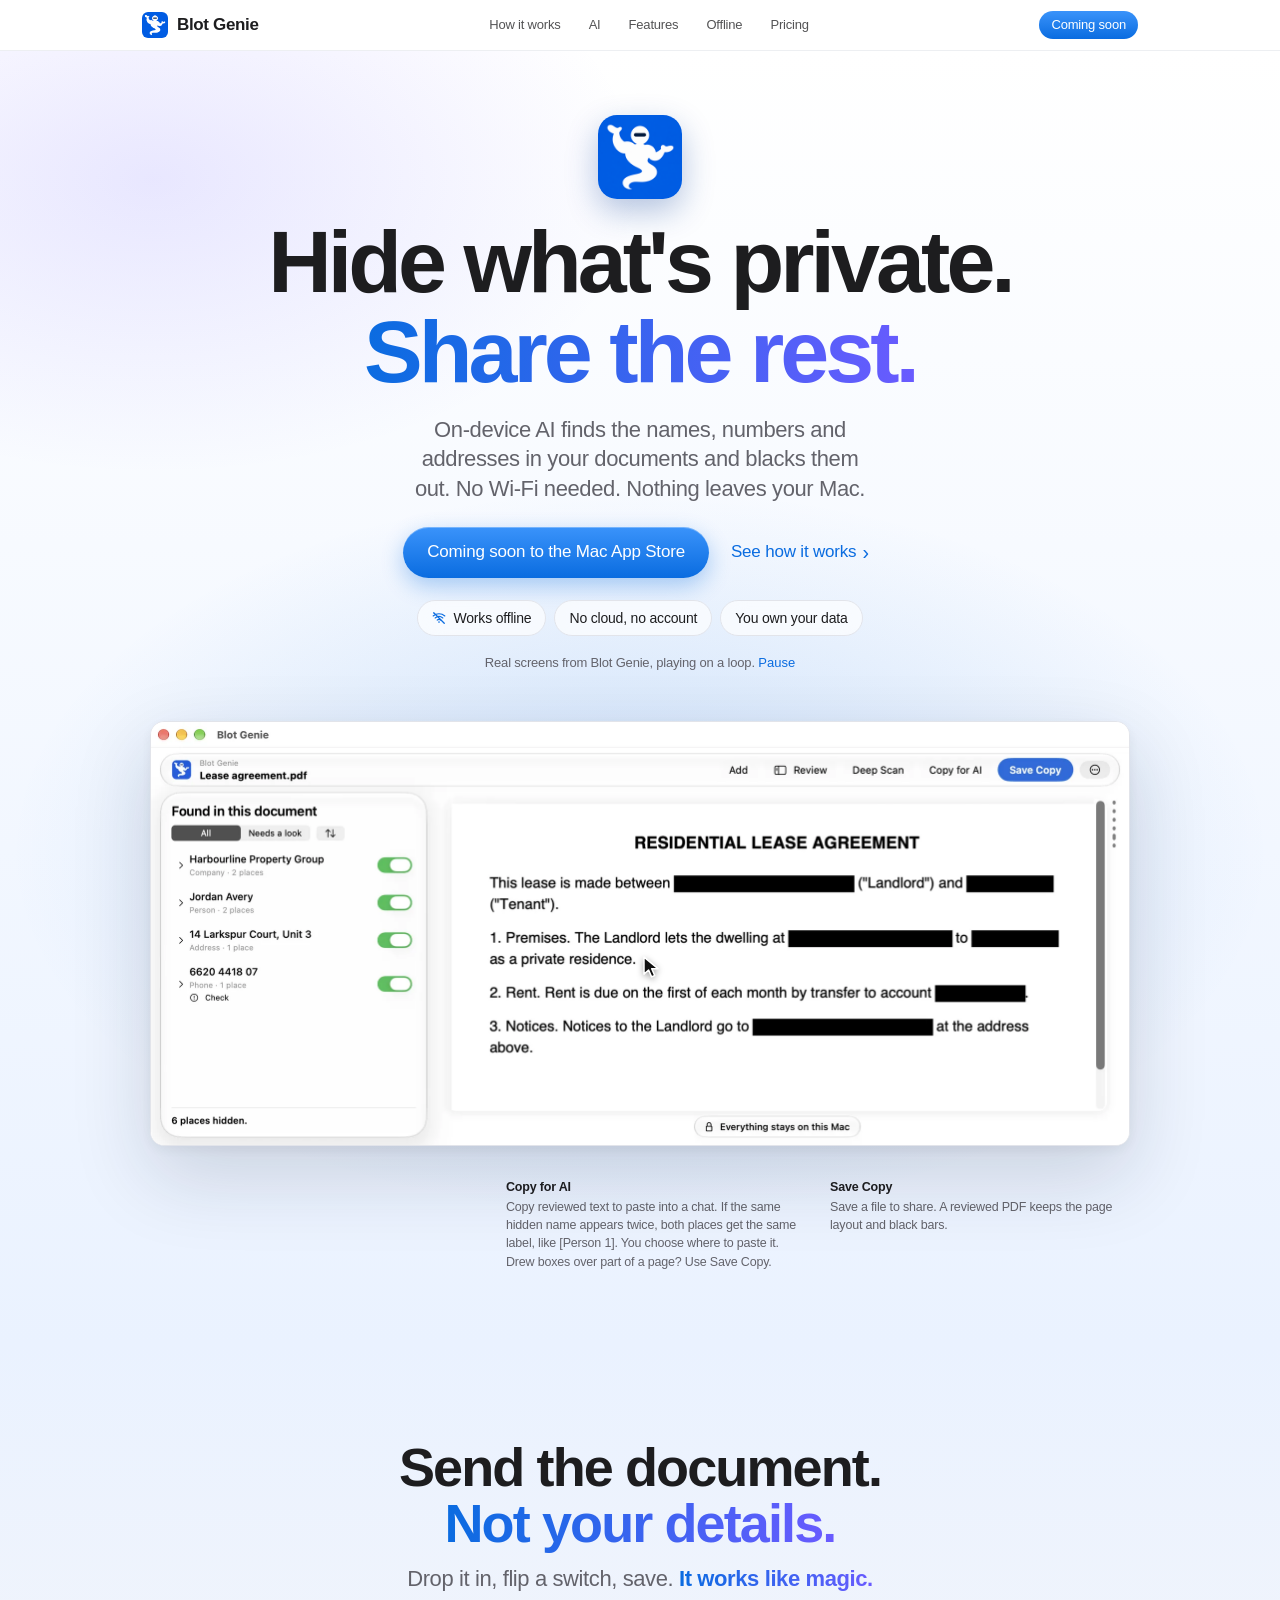
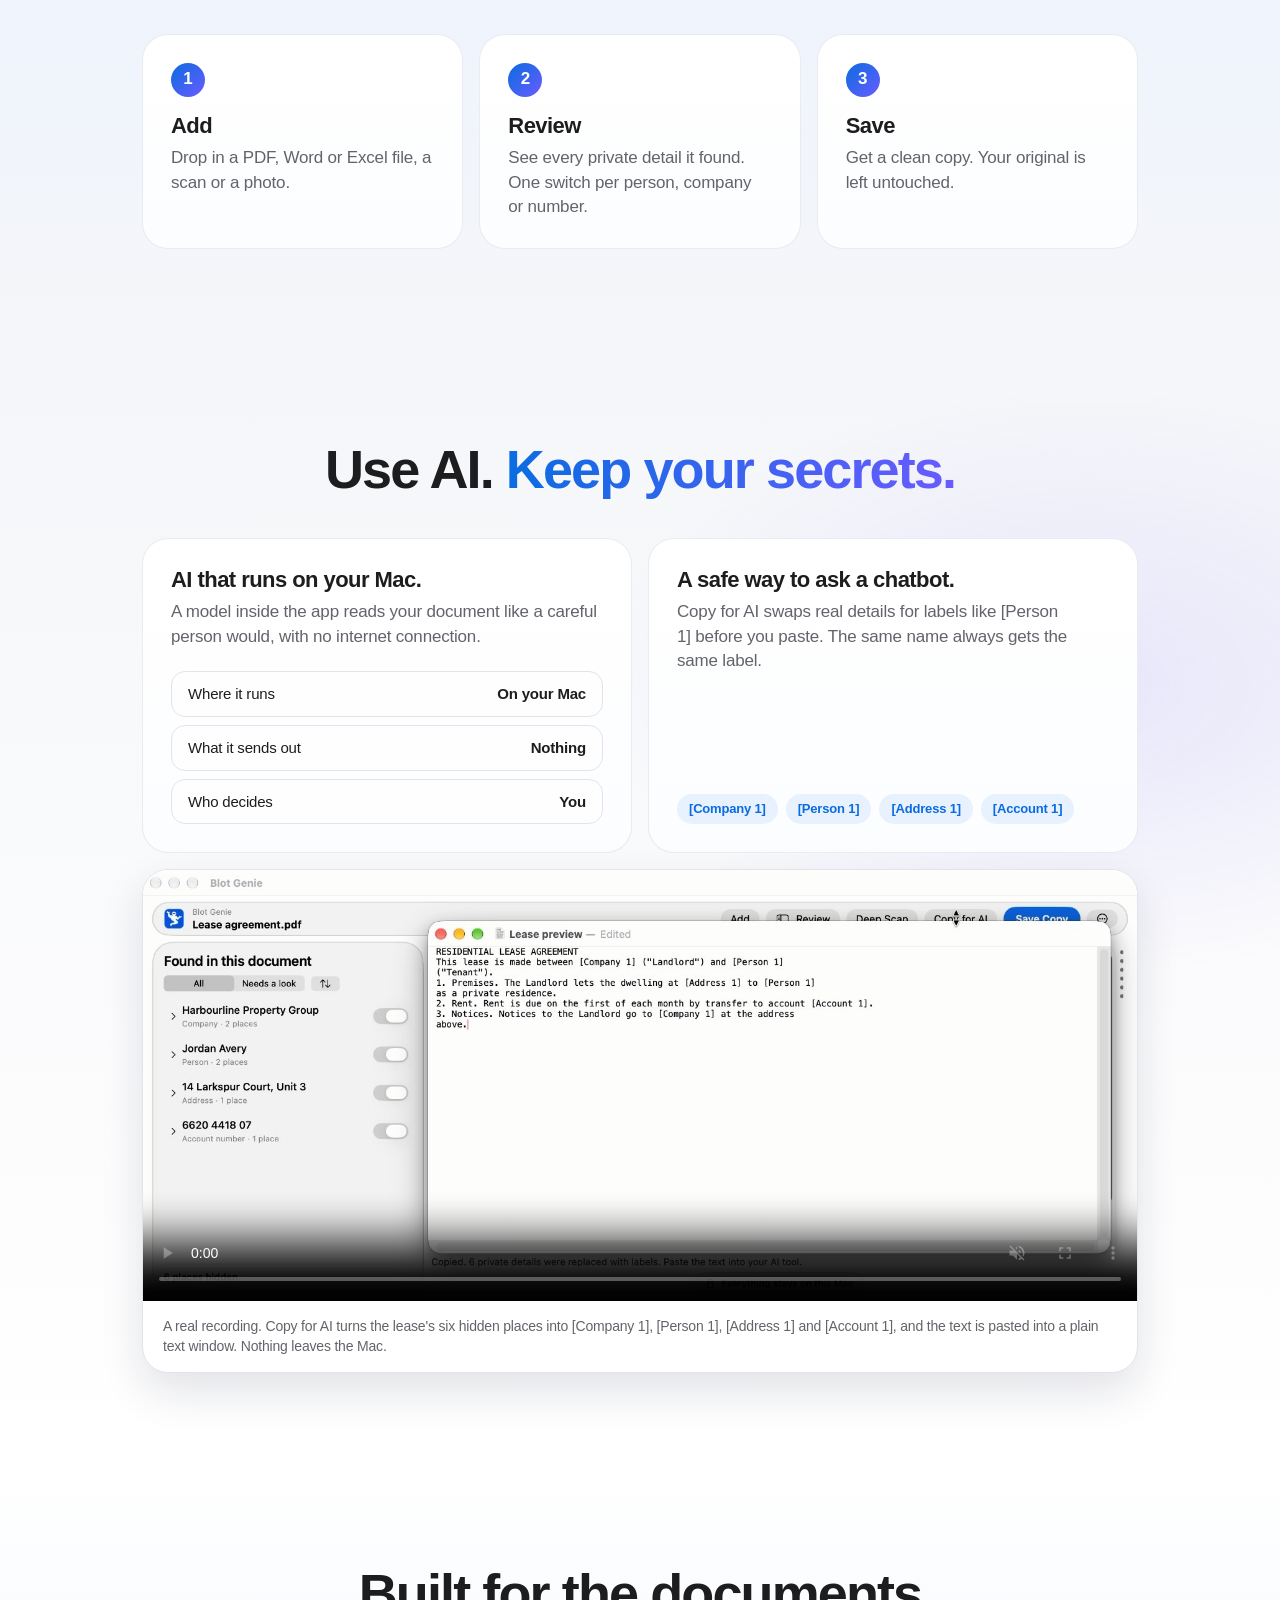
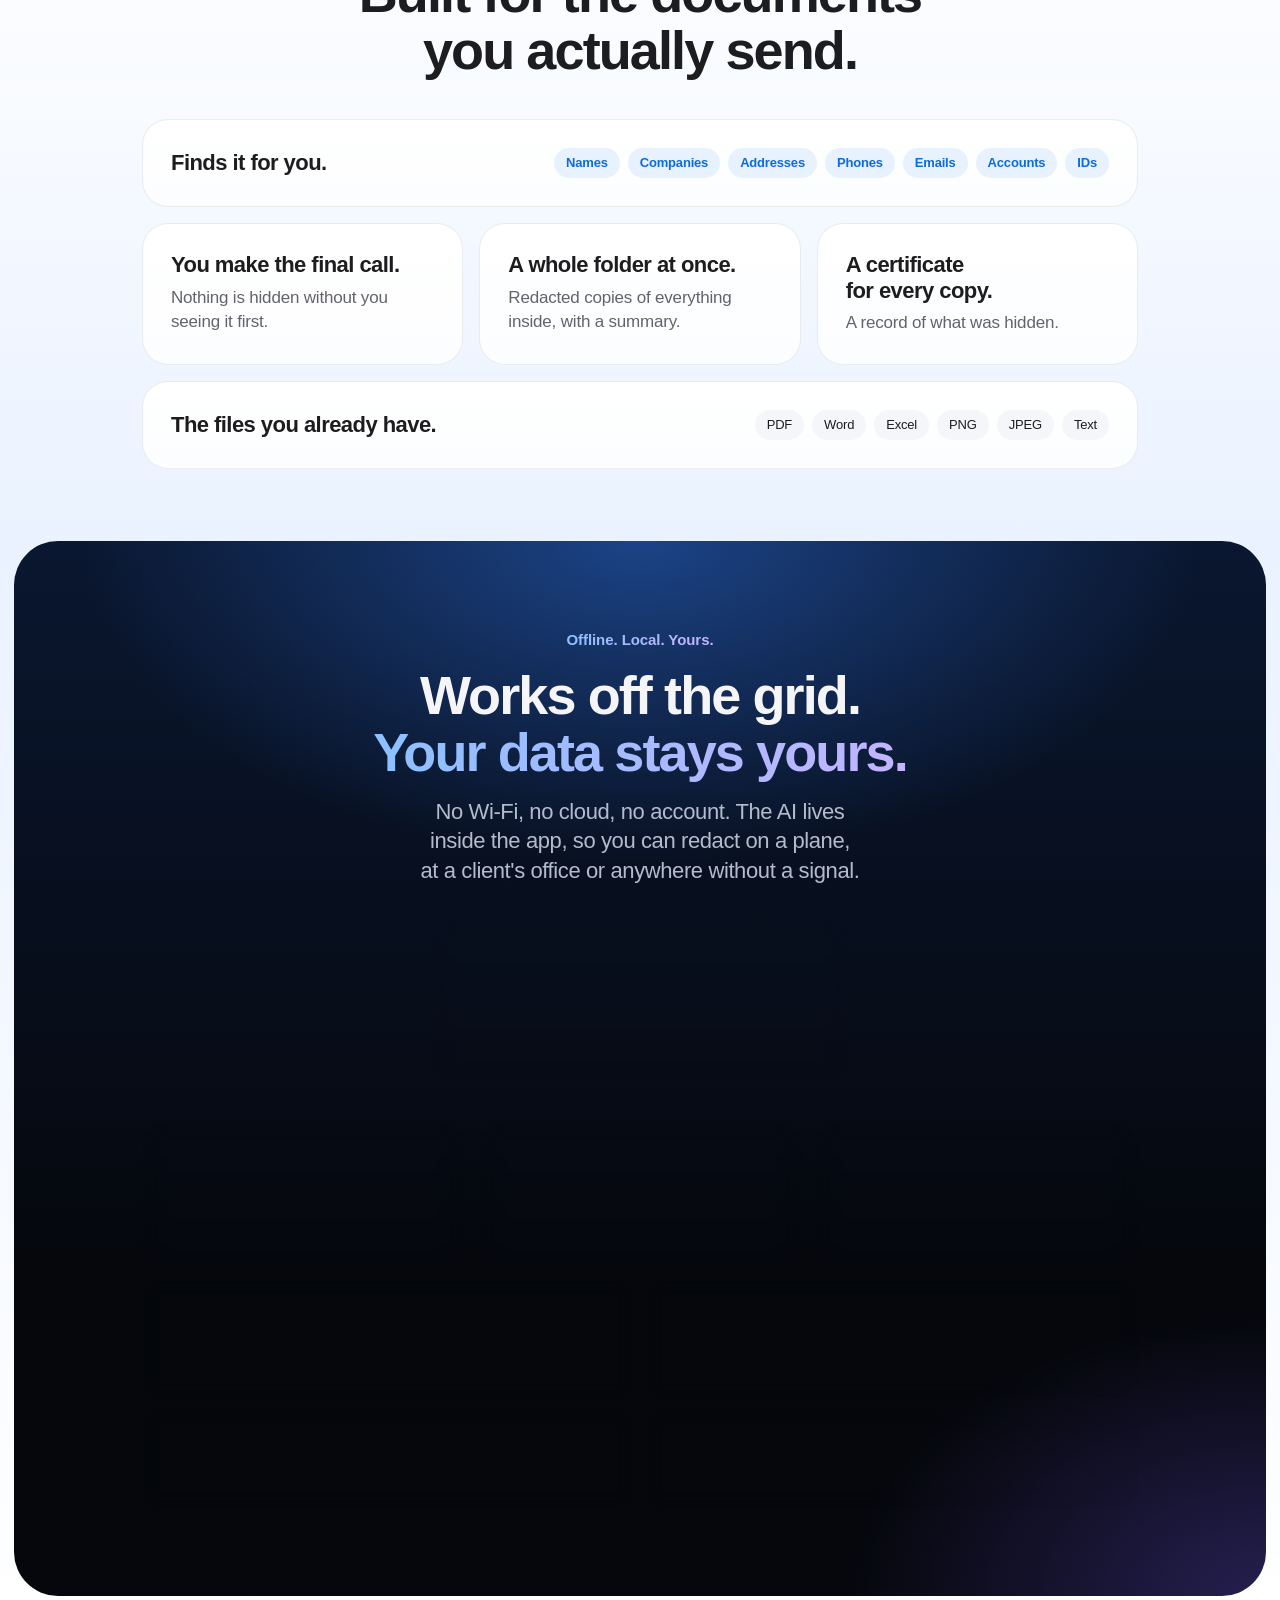
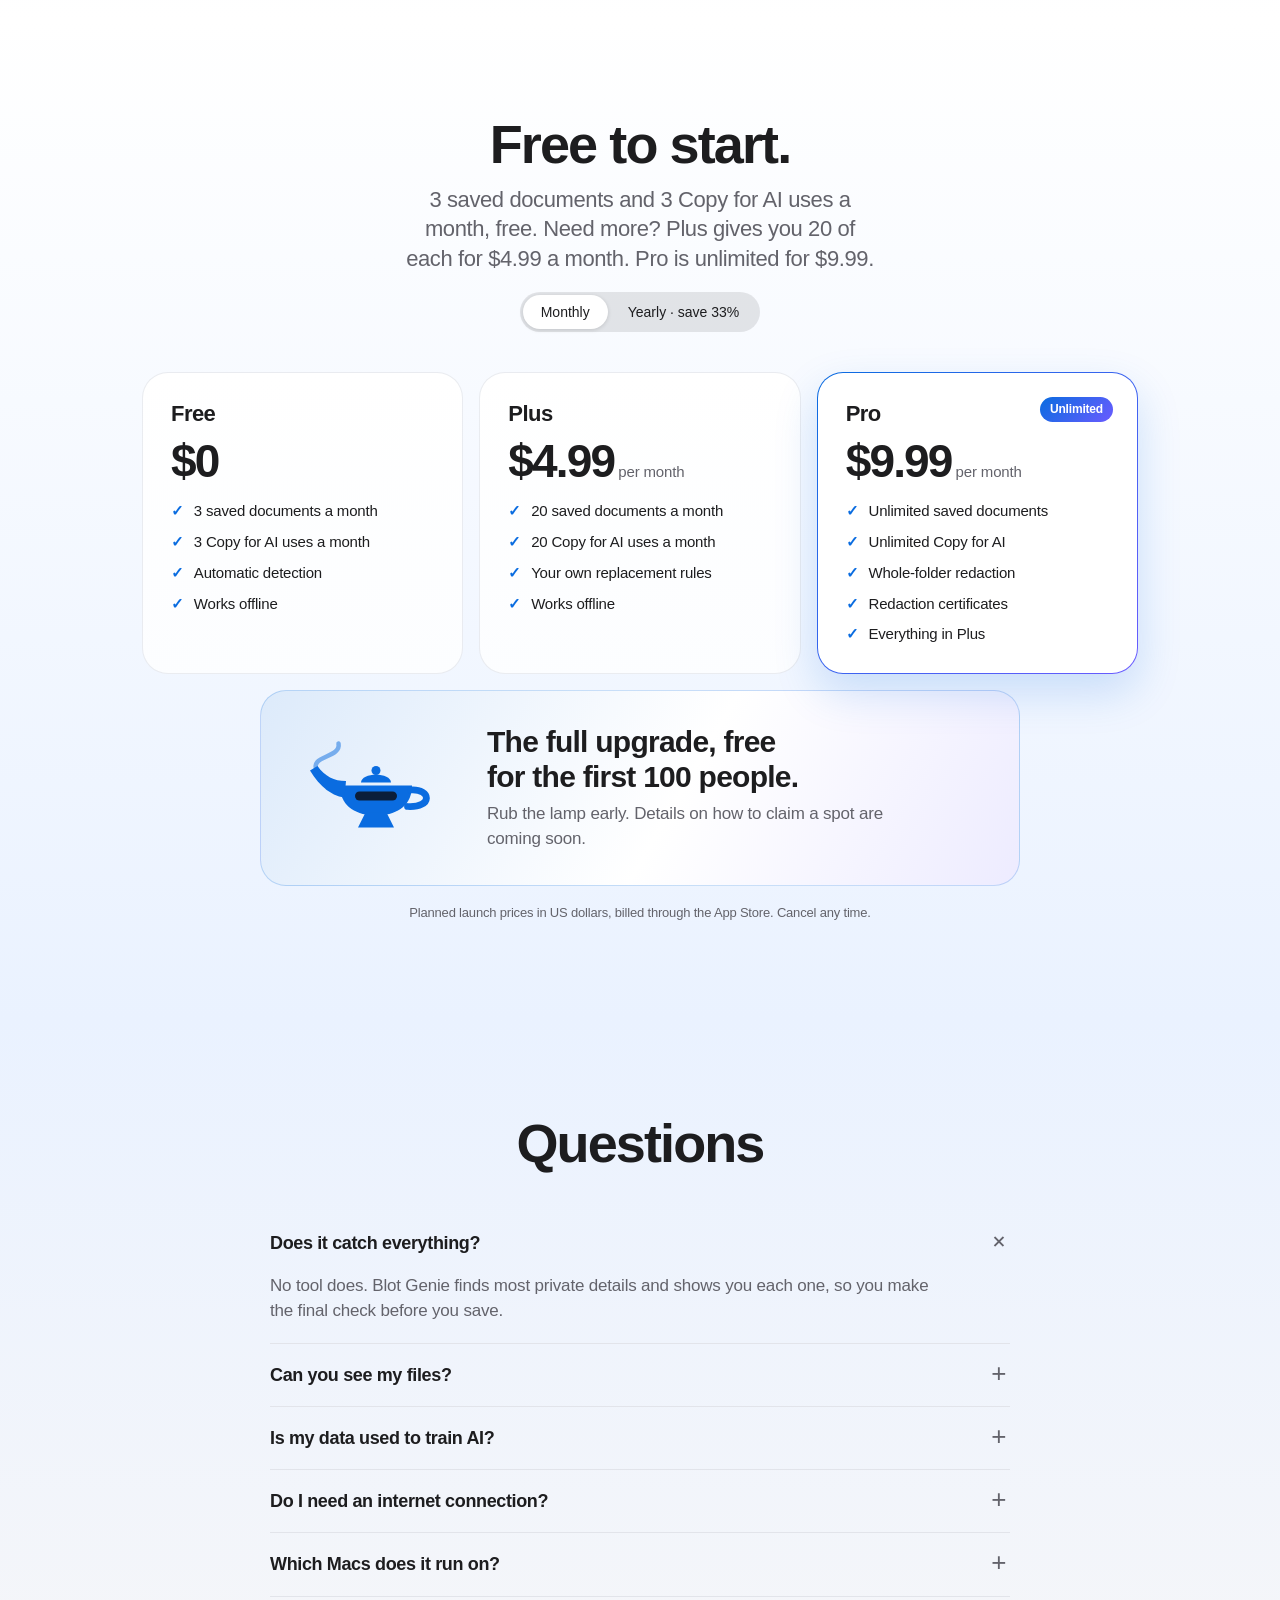
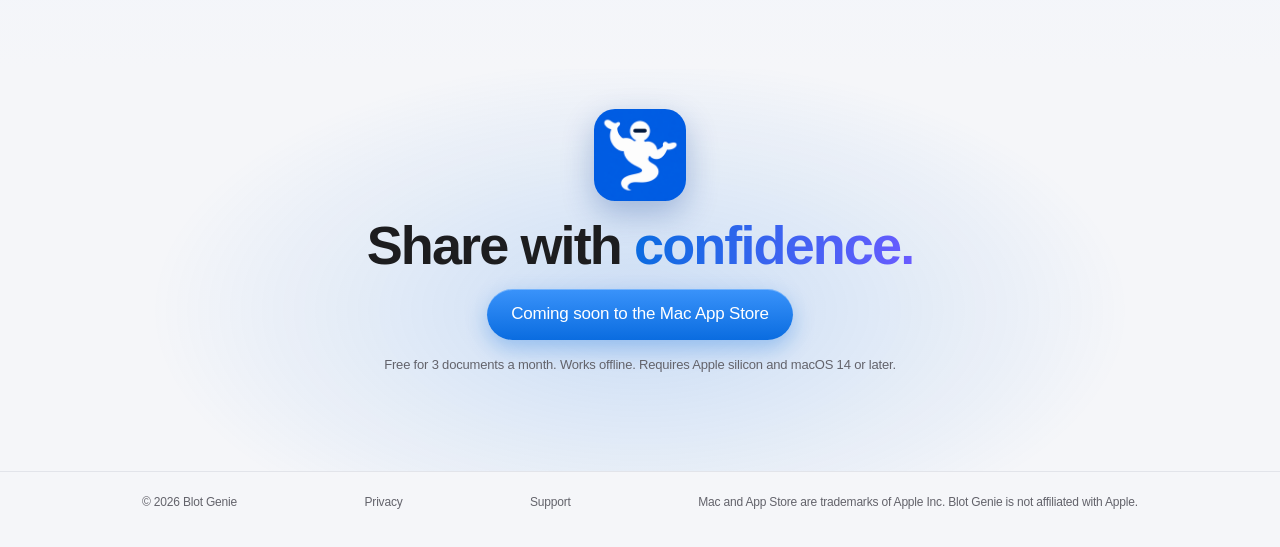
<file: index.html>
<!DOCTYPE html>
<html lang="en">
<head>
<meta charset="utf-8">
<meta name="viewport" content="width=device-width, initial-scale=1">
<title>Blot Genie website</title>
<meta name="description" content="Blot Genie hides names, numbers and addresses in your documents. It runs on your Mac and works offline.">
<style>
/* Layout: one continuous page. Each section's background gradient starts on the colour the previous one ends on, so there are no hard seams. */
:root{
  --bg:#FFFFFF; --wash:#EAF2FF; --alt:#F5F6F9; --surface:#FFFFFF; --ink:#1D1D1F; --muted:#63636B; --line:#E2E4EA;
  --accent:#0A6CE0; --accent2:#6A5BFF; --accent-ink:#FFFFFF; --tint:#E8F1FE; --glow:rgba(10,108,224,.18);
  --glass:rgba(255,255,255,.66); --shadow:0 30px 80px rgba(16,28,56,.16),0 4px 14px rgba(16,28,56,.06);
  --font:-apple-system,BlinkMacSystemFont,"SF Pro Text","Helvetica Neue","Segoe UI",Roboto,Arial,sans-serif;
  --display:-apple-system,BlinkMacSystemFont,"SF Pro Display","Helvetica Neue","Segoe UI",Roboto,Arial,sans-serif;
  color-scheme:light;
}
@media (prefers-color-scheme:dark){
  :root:not([data-theme="light"]){
    --bg:#000000; --wash:#081428; --alt:#0B0C10; --surface:#16181D; --ink:#F5F5F7; --muted:#A3A6AE; --line:#2A2C33;
    --accent:#4A9BFF; --accent2:#A08CFF; --accent-ink:#04142B; --tint:#12233D; --glow:rgba(74,155,255,.24);
    --glass:rgba(30,33,40,.6); --shadow:0 30px 80px rgba(0,0,0,.6),0 0 0 1px rgba(255,255,255,.06);
    color-scheme:dark;
  }
}
:root[data-theme="dark"]{
  --bg:#000000; --wash:#081428; --alt:#0B0C10; --surface:#16181D; --ink:#F5F5F7; --muted:#A3A6AE; --line:#2A2C33;
  --accent:#4A9BFF; --accent2:#A08CFF; --accent-ink:#04142B; --tint:#12233D; --glow:rgba(74,155,255,.24);
  --glass:rgba(30,33,40,.6); --shadow:0 30px 80px rgba(0,0,0,.6),0 0 0 1px rgba(255,255,255,.06);
  color-scheme:dark;
}
*{box-sizing:border-box}
html{scroll-behavior:smooth;scroll-padding-top:60px}
body{margin:0;background:var(--bg);color:var(--ink);font-family:var(--font);font-size:17px;line-height:1.45;letter-spacing:-0.011em;-webkit-font-smoothing:antialiased;text-rendering:optimizeLegibility}
a{color:var(--accent);text-decoration:none}
a:hover{text-decoration:underline}
:focus-visible{outline:3px solid var(--accent);outline-offset:3px;border-radius:8px}
.wrap{max-width:1040px;margin:0 auto;padding:0 22px}
h1,h2,h3{font-family:var(--display);margin:0;text-wrap:balance;font-weight:700}
h1{font-size:clamp(44px,8.2vw,88px);line-height:1.02;letter-spacing:-0.045em}
h2{font-size:clamp(32px,5vw,54px);line-height:1.05;letter-spacing:-0.035em}
h3{font-size:22px;line-height:1.15;letter-spacing:-0.025em}
p{margin:0;text-wrap:pretty}
.muted{color:var(--muted)}
.grad{background:linear-gradient(95deg,var(--accent),var(--accent2));-webkit-background-clip:text;background-clip:text;color:transparent}
.eyebrow{font-size:15px;font-weight:600;letter-spacing:-0.005em}
.lead{font-size:clamp(18px,2.1vw,22px);line-height:1.35;color:var(--muted);letter-spacing:-0.018em;max-width:26em;text-wrap:balance}

.nav{position:sticky;top:0;z-index:10;background:color-mix(in srgb,var(--bg) 70%,transparent);backdrop-filter:saturate(180%) blur(20px);-webkit-backdrop-filter:saturate(180%) blur(20px);border-bottom:1px solid color-mix(in srgb,var(--line) 60%,transparent)}
.nav .wrap{display:flex;align-items:center;gap:8px 24px;min-height:50px;flex-wrap:wrap;padding-top:6px;padding-bottom:6px}
.brand{display:flex;align-items:center;gap:9px;font-weight:600;letter-spacing:-0.02em;color:var(--ink)}
.brand:hover{text-decoration:none}
.brand img{width:26px;height:26px;border-radius:6px;display:block}
.nav nav{display:flex;gap:6px 28px;margin:0 auto}
.nav nav a{color:var(--ink);opacity:.76;font-size:13px;white-space:nowrap;transition:opacity .2s}
.nav nav a:hover{opacity:1;text-decoration:none}
.chip{padding:5px 12px;border-radius:999px;background:linear-gradient(180deg,#3A93FA,#0A6CE0);color:#fff;font-size:13px;font-weight:500}
.btn{display:inline-flex;align-items:center;justify-content:center;padding:13px 24px;border-radius:999px;font:inherit;font-weight:500}
.btn.primary{background:linear-gradient(180deg,#3A93FA,#0A6CE0);color:#fff;box-shadow:0 8px 22px rgba(10,108,224,.32),inset 0 1px 0 rgba(255,255,255,.3)}
.btn.link{color:var(--accent);padding-left:8px;padding-right:8px}
.btn.link::after{content:"›";font-size:1.15em;margin-left:6px;transform:translateY(-1px)}
.fine{font-size:13px;color:var(--muted)}

section,.hero{position:relative}
section{padding:96px 0}
.head{display:flex;flex-direction:column;gap:12px;align-items:center;text-align:center;margin-bottom:40px}

/* hero: white fading into the blue wash */
.hero{overflow:hidden;padding:64px 0 72px;text-align:center;background:
  radial-gradient(900px 520px at 50% 62%,var(--glow),transparent 70%),
  radial-gradient(700px 420px at 12% 10%,color-mix(in srgb,var(--accent2) 14%,transparent),transparent 70%),
  linear-gradient(180deg,var(--bg) 0%,var(--wash) 100%)}
.hero .wrap{display:flex;flex-direction:column;align-items:center;gap:18px}
.hero .icon{width:84px;height:84px;border-radius:19px;box-shadow:0 12px 32px rgba(10,60,150,.3);display:block}
.cta{display:flex;gap:6px 14px;flex-wrap:wrap;align-items:center;justify-content:center;margin-top:4px}
.window{width:100%;max-width:980px;margin:36px auto 0;border-radius:18px 18px 0 0;background:var(--surface);box-shadow:var(--shadow);border:1px solid var(--line);border-bottom:0;text-align:left;overflow:hidden}
.titlebar{display:flex;align-items:center;gap:12px;padding:11px 16px;border-bottom:1px solid var(--line);background:color-mix(in srgb,var(--alt) 70%,var(--surface))}
.lights{display:flex;gap:8px}
.lights i{width:12px;height:12px;border-radius:50%;display:block}
.lights i:nth-child(1){background:#FF5F57}.lights i:nth-child(2){background:#FEBC2E}.lights i:nth-child(3){background:#28C840}
.titlebar b{font-size:13px;font-weight:600;margin-right:auto}
.tool{font-size:12px;padding:5px 12px;border-radius:999px;border:1px solid var(--line);background:var(--surface)}
.tool.go{background:linear-gradient(180deg,#3A93FA,#0A6CE0);color:#fff;border-color:transparent;font-weight:600}
.app{display:grid;grid-template-columns:300px minmax(0,1fr)}
.side{padding:18px 14px;border-right:1px solid var(--line);display:flex;flex-direction:column;gap:6px;min-width:0}
.side .cap{font-size:11px;font-weight:600;letter-spacing:.04em;text-transform:uppercase;color:var(--muted);padding:0 8px 6px}
.group{background:var(--alt);border-radius:12px;overflow:hidden}
.row{display:flex;align-items:center;gap:10px;padding:10px 12px;cursor:pointer}
.row+.row{border-top:1px solid var(--line)}
.row div{min-width:0;flex:1}
.row b{display:block;font-size:13px;font-weight:600;overflow-wrap:anywhere}
.row span{font-size:12px;color:var(--muted)}
.sw{appearance:none;-webkit-appearance:none;flex:none;width:40px;height:24px;border-radius:999px;background:color-mix(in srgb,var(--muted) 35%,transparent);position:relative;cursor:pointer;margin:0;transition:background .25s ease}
.sw::after{content:"";position:absolute;top:2px;left:2px;width:20px;height:20px;border-radius:50%;background:#fff;box-shadow:0 2px 4px rgba(0,0,0,.25);transition:transform .25s cubic-bezier(.3,1.3,.5,1)}
.sw:checked{background:#34C759}
.sw:checked::after{transform:translateX(16px)}
.count{margin-top:8px;padding:0 8px;font-size:12px;color:var(--muted)}
.canvas{background:var(--alt);padding:28px 28px 0;position:relative;min-width:0}
.paper{background:#fff;color:#1D1D1F;border-radius:6px 6px 0 0;box-shadow:0 2px 14px rgba(0,0,0,.10);padding:34px 38px 46px;font-size:13.5px;line-height:1.85;max-width:560px;margin:0 auto}
.paper strong{display:block;font-size:12px;letter-spacing:.08em;margin-bottom:12px;text-align:center}
.paper p+p{margin-top:10px}
.s{border-radius:3px;padding:1px 3px;margin:0 -1px;background:#FFF1B8;transition:background .35s ease,color .35s ease}
.s.on{background:#0B0B0C;color:transparent;user-select:none}
.capsule{position:absolute;left:50%;bottom:16px;transform:translateX(-50%);white-space:nowrap;font-size:12px;font-weight:500;padding:7px 14px;border-radius:999px;color:#1D1D1F;background:rgba(255,255,255,.72);backdrop-filter:blur(16px) saturate(180%);-webkit-backdrop-filter:blur(16px) saturate(180%);border:1px solid rgba(255,255,255,.9);box-shadow:0 6px 20px rgba(0,0,0,.14)}
.capsule::before{content:"";display:inline-block;width:7px;height:7px;border-radius:50%;background:#34C759;margin-right:8px;vertical-align:1px}

/* animated walkthrough inside the hero window */
.window{position:relative}
.cursor{position:absolute;left:0;top:0;width:24px;height:24px;z-index:6;pointer-events:none;opacity:0;transition:transform .95s cubic-bezier(.45,.05,.2,1),opacity .35s ease;filter:drop-shadow(0 2px 3px rgba(0,0,0,.35))}
.cursor svg{display:block;transition:scale .15s ease}
.cursor.tap svg{scale:.8}
.cursor .file{position:absolute;left:16px;top:16px;display:none;align-items:center;gap:6px;padding:6px 10px;border-radius:10px;background:var(--surface);border:1px solid var(--line);box-shadow:0 8px 20px rgba(0,0,0,.18);font-size:12px;font-weight:600;white-space:nowrap;color:var(--ink)}
.cursor.drag .file{display:flex}
.cursor .file i{width:14px;height:17px;border-radius:3px;background:linear-gradient(135deg,var(--accent),var(--accent2));display:block}
.drop{position:absolute;inset:28px 28px 0;border:2px dashed color-mix(in srgb,var(--accent) 45%,transparent);border-bottom:0;border-radius:14px 14px 0 0;display:flex;flex-direction:column;gap:6px;align-items:center;justify-content:center;text-align:center;background:color-mix(in srgb,var(--tint) 60%,var(--surface));color:var(--muted);font-size:14px;opacity:0;pointer-events:none;transition:opacity .45s ease}
.drop b{font-size:17px;color:var(--ink);font-family:var(--display)}
.window[data-stage="drop"] .drop{opacity:1}
.paper{position:relative;transition:opacity .45s ease}
.window[data-stage="drop"] .paper,.window[data-stage="drop"] .capsule{opacity:0}
.capsule{transition:opacity .4s ease,background .3s ease}
.capsule.saved{background:rgba(52,199,89,.92);color:#fff;border-color:transparent}
.capsule.saved::before{background:#fff}
.row{transition:opacity .4s ease,transform .4s ease}
.row.hide{opacity:0;transform:translateY(8px)}
.s.plain{background:transparent}
.window[data-stage="scan"] .paper::after{content:"";position:absolute;left:0;right:0;top:0;height:70px;background:linear-gradient(180deg,transparent,color-mix(in srgb,var(--accent) 26%,transparent),transparent);animation:scan 1.3s ease-in-out}
@keyframes scan{from{transform:translateY(-40px)}to{transform:translateY(300px)}}
.tool.go{transition:scale .15s ease,box-shadow .2s ease}
.tool.go.tap{scale:.94;box-shadow:0 0 0 6px var(--glow)}
.replay{font:inherit;font-size:13px;color:var(--accent);background:none;border:0;padding:0;cursor:pointer}
.replay:hover{text-decoration:underline}

/* offline emphasis */
.pills{display:flex;flex-wrap:wrap;gap:8px;justify-content:center;margin-top:2px}
.pills span{display:inline-flex;align-items:center;gap:7px;font-size:14px;font-weight:500;padding:7px 14px;border-radius:999px;background:var(--glass);border:1px solid var(--line);backdrop-filter:blur(12px);-webkit-backdrop-filter:blur(12px)}
.pills svg{color:var(--accent)}
.offline{display:inline-flex;align-items:center;gap:6px;font-size:12px;font-weight:600;padding:4px 10px;border-radius:999px;color:var(--muted);background:var(--alt);border:1px solid var(--line)}
.offcard{width:100%;max-width:420px;margin:18px auto 4px;padding:6px 18px;border-radius:22px;text-align:left}
.offcard div{display:flex;align-items:center;justify-content:space-between;gap:12px;padding:13px 0;font-size:16px}
.offcard div+div{border-top:1px solid rgba(255,255,255,.12)}
.offcard .k{display:flex;align-items:center;gap:10px;font-weight:600}
.offcard .ic{width:28px;height:28px;border-radius:8px;display:flex;align-items:center;justify-content:center;background:rgba(255,255,255,.12)}
.offcard .ic img{width:28px;height:28px;border-radius:8px;display:block}
.toggle{width:42px;height:25px;border-radius:999px;background:rgba(255,255,255,.22);position:relative;flex:none}
.toggle::after{content:"";position:absolute;top:2px;left:2px;width:21px;height:21px;border-radius:50%;background:#fff}
.ready{display:inline-flex;align-items:center;gap:8px;font-size:15px;color:#B4BCCB}
.ready::before{content:"";width:8px;height:8px;border-radius:50%;background:#34C759;box-shadow:0 0 10px #34C759}

.hints{display:flex;justify-content:flex-end;gap:24px;width:100%;max-width:980px;margin:14px auto 0;text-align:left}
.hints p{max-width:300px;font-size:12.5px;line-height:1.45;color:var(--muted)}
.hints b{display:block;color:var(--ink);font-weight:600;margin-bottom:2px}
.shots{position:relative;width:100%;max-width:980px;margin:30px auto 0;aspect-ratio:1960/850;border-radius:14px;overflow:hidden;background:#fff;border:1px solid var(--line);box-shadow:var(--shadow)}
.shot{position:absolute;inset:0;width:100%;height:100%;display:block;opacity:0;transition:opacity .55s ease}
.shot.on{opacity:1}
@media (max-width:900px){.hints{flex-direction:column;align-items:stretch}.hints p{max-width:none}}

.clip{grid-column:1/-1;margin:0;border-radius:26px;overflow:hidden;background:var(--surface);border:1px solid var(--line);box-shadow:0 18px 44px rgba(16,28,56,.12)}
.clip video{display:block;width:100%;height:auto;aspect-ratio:1600/694;background:#fff}
.clip figcaption{padding:14px 20px 16px;font-size:14px;line-height:1.45;color:var(--muted)}

/* how: wash fading to neutral */
#how{background:linear-gradient(180deg,var(--wash) 0%,var(--alt) 100%)}
.steps{display:grid;grid-template-columns:repeat(3,minmax(0,1fr));gap:16px;list-style:none;margin:0;padding:0;counter-reset:n}
.card{background:linear-gradient(180deg,var(--surface),color-mix(in srgb,var(--surface) 86%,var(--wash)));border:1px solid color-mix(in srgb,var(--line) 70%,transparent);border-radius:26px;padding:28px;display:flex;flex-direction:column;gap:8px;min-width:0;transition:transform .35s cubic-bezier(.2,.8,.2,1),box-shadow .35s ease}
.card:hover{transform:translateY(-4px);box-shadow:0 18px 40px rgba(16,28,56,.12)}
.steps li{counter-increment:n}
.steps li::before{content:counter(n);width:34px;height:34px;border-radius:50%;display:flex;align-items:center;justify-content:center;font-weight:700;color:#fff;background:linear-gradient(135deg,var(--accent),var(--accent2));margin-bottom:8px}

/* ai: neutral fading to white, with a soft violet bloom */
#ai{background:radial-gradient(700px 420px at 85% 30%,color-mix(in srgb,var(--accent2) 12%,transparent),transparent 70%),linear-gradient(180deg,var(--alt) 0%,var(--bg) 100%)}
.two{display:grid;grid-template-columns:repeat(2,minmax(0,1fr));gap:16px}
.local{margin-top:14px;display:flex;flex-direction:column;gap:8px;font-size:15px}
.local div{display:flex;justify-content:space-between;gap:12px;padding:11px 16px;border-radius:14px;background:var(--glass);border:1px solid var(--line)}
.local span:last-child{font-weight:600}
.chat{margin-top:14px;display:flex;flex-direction:column;gap:8px;font-size:14px;line-height:1.45}
.chat p{padding:11px 15px;border-radius:18px;max-width:92%}
.chat .you{align-self:flex-end;background:linear-gradient(135deg,var(--accent),var(--accent2));color:#fff;border-bottom-right-radius:6px}
.chat .bot{align-self:flex-start;background:var(--glass);border:1px solid var(--line);border-bottom-left-radius:6px}
.chat em{font-style:normal;font-weight:600;padding:1px 6px;border-radius:6px;background:rgba(255,255,255,.24)}
.chat .bot em{background:var(--tint);color:var(--accent)}

/* features: white fading back to the wash, which the dark card then sits on */
#features{background:linear-gradient(180deg,var(--bg) 0%,var(--wash) 100%);padding-bottom:72px}
.bento{display:grid;grid-template-columns:repeat(3,minmax(0,1fr));gap:16px}
.bento .wide{grid-column:span 3;flex-direction:row;flex-wrap:wrap;align-items:center;gap:14px 28px}
.tags{display:flex;flex-wrap:wrap;gap:8px}
.tag{font-size:13px;padding:6px 12px;border-radius:999px;background:var(--tint);color:var(--accent);font-weight:600;white-space:nowrap}
.tag.n{background:var(--alt);color:var(--ink);font-weight:500}

/* privacy: a dark rounded card floating on the wash */
#privacy{background:linear-gradient(180deg,var(--wash) 0%,var(--bg) 100%);padding:0 0 24px}
.vault{margin:0 14px;border-radius:44px;padding:88px 0;text-align:center;color:#F5F5F7;overflow:hidden;position:relative;background:
  radial-gradient(800px 460px at 50% 0%,rgba(52,128,255,.42),transparent 70%),
  radial-gradient(600px 400px at 100% 100%,rgba(122,92,255,.28),transparent 70%),
  linear-gradient(180deg,#0A1730 0%,#05070C 70%)}
.vault .wrap{display:flex;flex-direction:column;gap:16px;align-items:center}
.vault .lead{color:#B4BCCB}
.vault .grad{background:linear-gradient(95deg,#8CC0FF,#C3B4FF);-webkit-background-clip:text;background-clip:text}
.nums{display:grid;grid-template-columns:repeat(3,minmax(0,1fr));gap:14px;width:100%;margin-top:26px}
.pane{padding:24px 18px;border-radius:24px;border:1px solid rgba(255,255,255,.14);background:linear-gradient(180deg,rgba(255,255,255,.09),rgba(255,255,255,.03));backdrop-filter:blur(10px);-webkit-backdrop-filter:blur(10px)}
.nums b{display:block;font-family:var(--display);font-size:clamp(40px,5.4vw,62px);line-height:1;letter-spacing:-0.04em;background:linear-gradient(180deg,#FFFFFF,#7FB6FF);-webkit-background-clip:text;background-clip:text;color:transparent}
.nums span{display:block;margin-top:8px;font-size:14px;color:#B4BCCB}
.own{display:grid;grid-template-columns:repeat(2,minmax(0,1fr));gap:14px;width:100%;text-align:left}
.own .pane{padding:22px 24px}
.own h3{font-size:19px}
.own p{color:#B4BCCB;font-size:15px;margin-top:6px}

/* pricing: white fading to the wash, offer card inside */
#pricing{background:linear-gradient(180deg,var(--bg) 0%,var(--wash) 100%)}
.seg{display:inline-flex;padding:3px;border-radius:999px;background:color-mix(in srgb,var(--muted) 16%,transparent);gap:2px;margin-top:6px}
.seg button{font:inherit;font-size:14px;font-weight:500;padding:7px 18px;border-radius:999px;border:0;background:transparent;color:var(--ink);cursor:pointer;transition:background .25s,box-shadow .25s}
.seg button[aria-pressed="true"]{background:var(--surface);box-shadow:0 1px 4px rgba(0,0,0,.14)}
.plans{display:grid;grid-template-columns:repeat(3,minmax(0,1fr));gap:16px;max-width:1000px;margin:0 auto}
.plan{gap:12px;position:relative}.plan .badge{position:absolute;top:24px;right:24px}
.plan.best{border:1px solid transparent;background:linear-gradient(var(--surface),var(--surface)) padding-box,linear-gradient(135deg,var(--accent),var(--accent2)) border-box;box-shadow:0 18px 44px var(--glow)}
.price{font-family:var(--display);font-size:46px;font-weight:700;letter-spacing:-0.04em;line-height:1;font-variant-numeric:tabular-nums}
.price small{font-size:15px;font-weight:500;color:var(--muted);letter-spacing:-0.01em;margin-left:4px}
.plan ul{list-style:none;margin:4px 0 0;padding:0;display:flex;flex-direction:column;gap:9px;font-size:15px}
.plan li{display:flex;gap:10px}
.plan li::before{content:"✓";color:var(--accent);font-weight:700}
.badge{align-self:flex-start;font-size:12px;font-weight:600;padding:4px 10px;border-radius:999px;color:#fff;background:linear-gradient(135deg,var(--accent),var(--accent2))}
.offer{margin:16px auto 0;max-width:760px;display:grid;grid-template-columns:auto minmax(0,1fr);gap:36px;align-items:center;border-radius:26px;padding:34px 40px;border:1px solid color-mix(in srgb,var(--accent) 22%,transparent);background:linear-gradient(120deg,color-mix(in srgb,var(--accent) 14%,var(--surface)),var(--surface) 55%,color-mix(in srgb,var(--accent2) 12%,var(--surface)))}
.lamp{width:150px;height:auto;color:var(--accent);display:block}
.offer h3{font-size:clamp(22px,3vw,30px)}
.offer p{margin-top:8px}

/* questions + close: wash fading out to the footer colour */
#questions{background:linear-gradient(180deg,var(--wash) 0%,var(--alt) 100%);padding-bottom:72px}
.faq{max-width:740px;margin:0 auto}
details{border-bottom:1px solid var(--line)}
summary{cursor:pointer;list-style:none;padding:18px 36px 18px 0;font-size:18px;font-weight:600;letter-spacing:-0.02em;position:relative}
summary::-webkit-details-marker{display:none}
summary::after{content:"+";position:absolute;right:4px;top:11px;font-size:26px;font-weight:300;color:var(--muted);transition:transform .3s ease}
details[open] summary::after{transform:rotate(45deg)}
details p{padding:0 0 20px;color:var(--muted);max-width:40em}
.close{text-align:center;padding:40px 0 96px;background:radial-gradient(700px 360px at 50% 60%,var(--glow),transparent 70%),var(--alt)}
.close .wrap{display:flex;flex-direction:column;gap:16px;align-items:center}
.close img{width:92px;height:92px;border-radius:21px;box-shadow:0 12px 32px rgba(10,60,150,.3)}
footer{background:var(--alt);padding:22px 0 36px;font-size:12px;color:var(--muted);border-top:1px solid var(--line)}
footer .wrap{display:flex;gap:8px 24px;flex-wrap:wrap;justify-content:space-between}

/* gentle rise as blocks scroll into view; content stays readable without it */
@supports (animation-timeline:view()){
  @media (prefers-reduced-motion:no-preference){
    .rise{animation:rise linear both;animation-timeline:view();animation-range:entry 0% entry 55%}
    @keyframes rise{from{opacity:.25;transform:translateY(28px) scale(.985)}to{opacity:1;transform:none}}
  }
}
@media (prefers-reduced-motion:reduce){html{scroll-behavior:auto}*,*::before,*::after{transition:none !important}}

@media (max-width:900px){
  section{padding:72px 0}
  .app{grid-template-columns:minmax(0,1fr)}
  .side{border-right:0;border-bottom:1px solid var(--line)}
  .steps,.two,.bento,.plans,.nums,.own{grid-template-columns:minmax(0,1fr)}
  .bento .wide{grid-column:auto}
  .offer{grid-template-columns:minmax(0,1fr);padding:28px 24px;gap:18px}
  .vault{border-radius:32px;padding:64px 0;margin:0 10px}
  .nav nav{order:3;width:100%;overflow-x:auto;justify-content:flex-start;gap:22px;padding:4px 0 6px;scrollbar-width:none}
  .nav nav::-webkit-scrollbar{display:none}
  .brand{margin-right:auto}
  .tools-extra{display:none}
}
@media (max-width:520px){.canvas{padding:16px 12px 0}.paper{padding:22px 18px 56px}}
</style>
</head>
<body>
<header class="nav">
  <div class="wrap">
    <a class="brand" href="#top"><img src="[data-uri]" alt="">Blot Genie</a>
    <nav aria-label="Sections">
      <a href="#how">How it works</a>
      <a href="#ai">AI</a>
      <a href="#features">Features</a>
      <a href="#privacy">Offline</a>
      <a href="#pricing">Pricing</a>
    </nav>
    <span class="chip">Coming soon</span>
  </div>
</header>

<main id="top">
<div class="hero">
  <div class="wrap">
    <img class="icon" src="[data-uri]" alt="Blot Genie app icon">
    <h1>Hide what's private.<br><span class="grad">Share the rest.</span></h1>
    <p class="lead">On-device AI finds the names, numbers and addresses in your documents and blacks them out. No Wi-Fi needed. Nothing leaves your Mac.</p>
    <div class="cta">
      <span class="btn primary" role="note">Coming soon to the Mac App Store</span>
      <a class="btn link" href="#how">See how it works</a>
    </div>
    <div class="pills"><span><svg width="14" height="14" viewBox="0 0 24 24" aria-hidden="true"><path d="M2 8.5a15 15 0 0 1 20 0M5.5 12a10 10 0 0 1 13 0M9 15.5a5 5 0 0 1 6 0" fill="none" stroke="currentColor" stroke-width="2" stroke-linecap="round"/><circle cx="12" cy="19" r="1.4" fill="currentColor"/><path d="M3 3l18 18" stroke="currentColor" stroke-width="2.2" stroke-linecap="round"/></svg>Works offline</span><span>No cloud, no account</span><span>You own your data</span></div>
    <p class="fine">Real screens from Blot Genie, playing on a loop. <button class="replay" id="replay" type="button">Pause</button></p>
    <figure class="shots" id="demo" aria-label="Blot Genie redacting a sample lease: the start screen, the lease with six places hidden, the company shown again, and the saved copy.">
      <img class="shot on" data-k="load" src="shot-load.webp" width="1960" height="850" alt="Blot Genie start screen: Drop a document here, with a Load Document button.">
      <img class="shot" data-k="review" src="shot-review.webp" width="1960" height="850" alt="The lease in Blot Genie with four findings listed and six places blacked out." loading="lazy">
      <img class="shot" data-k="shown" src="shot-shown.webp" width="1960" height="850" alt="The company switch turned off, showing both places it appears, with four places still hidden." loading="lazy">
      <img class="shot" data-k="saved" src="shot-saved.webp" width="1960" height="850" alt="All six places hidden again and the status reading Saved a redacted copy." loading="lazy">
      <div class="cursor" id="cursor" aria-hidden="true"><svg width="24" height="24" viewBox="0 0 24 24"><path d="M4 2.5v17l4.6-4.2 3 6.9 3.1-1.4-3-6.8H18z" fill="#111" stroke="#fff" stroke-width="1.5" stroke-linejoin="round"/></svg><span class="file"><i></i>Lease agreement.pdf</span></div>
    </figure>
    <div class="hints">
      <p><b>Copy for AI</b>Copy reviewed text to paste into a chat. If the same hidden name appears twice, both places get the same label, like [Person 1]. You choose where to paste it. Drew boxes over part of a page? Use Save Copy.</p>
      <p><b>Save Copy</b>Save a file to share. A reviewed PDF keeps the page layout and black bars.</p>
    </div>
  </div>
</div>

<section id="how">
  <div class="wrap">
    <div class="head rise">
      <h2>Send the document.<br><span class="grad">Not your details.</span></h2>
      <p class="lead">Drop it in, flip a switch, save. <span class="grad" style="font-weight:600">It works like magic.</span></p>
    </div>
    <ol class="steps">
      <li class="card rise"><h3>Add</h3><p class="muted">Drop in a PDF, Word or Excel file, a scan or a photo.</p></li>
      <li class="card rise"><h3>Review</h3><p class="muted">See every private detail it found. One switch per person, company or number.</p></li>
      <li class="card rise"><h3>Save</h3><p class="muted">Get a clean copy. Your original is left untouched.</p></li>
    </ol>
  </div>
</section>

<section id="ai">
  <div class="wrap">
    <div class="head rise">
      <h2>Use AI. <span class="grad">Keep your secrets.</span></h2>
    </div>
    <div class="two">
      <div class="card rise">
        <h3>AI that runs on your Mac.</h3>
        <p class="muted">A model inside the app reads your document like a careful person would, with no internet connection.</p>
        <div class="local">
          <div><span>Where it runs</span><span>On your Mac</span></div>
          <div><span>What it sends out</span><span>Nothing</span></div>
          <div><span>Who decides</span><span>You</span></div>
        </div>
      </div>
      <div class="card rise">
        <h3>A safe way to ask a chatbot.</h3>
        <p class="muted">Copy for AI swaps real details for labels like [Person 1] before you paste. The same name always gets the same label.</p>
        <div class="tags" style="margin-top:auto;padding-top:18px" aria-label="Labels from the sample lease"><span class="tag">[Company 1]</span><span class="tag">[Person 1]</span><span class="tag">[Address 1]</span><span class="tag">[Account 1]</span></div>
      </div>
      <figure class="clip rise">
        <video id="aiclip" src="copy-for-ai.mp4" poster="copy-for-ai-poster.jpg" width="1600" height="694" muted loop playsinline autoplay preload="metadata" aria-label="Recording: Copy for AI on the sample lease, then pasting the labelled text into a text window."></video>
        <figcaption>A real recording. Copy for AI turns the lease's six hidden places into [Company 1], [Person 1], [Address 1] and [Account 1], and the text is pasted into a plain text window. Nothing leaves the Mac.</figcaption>
      </figure>
    </div>
  </div>
</section>

<section id="features">
  <div class="wrap">
    <div class="head rise">
      <h2>Built for the documents<br>you actually send.</h2>
    </div>
    <div class="bento">
      <div class="card wide rise">
        <h3 style="margin-right:auto">Finds it for you.</h3>
        <div class="tags"><span class="tag">Names</span><span class="tag">Companies</span><span class="tag">Addresses</span><span class="tag">Phones</span><span class="tag">Emails</span><span class="tag">Accounts</span><span class="tag">IDs</span></div>
      </div>
      <div class="card rise"><h3>You make the final call.</h3><p class="muted">Nothing is hidden without you seeing it first.</p></div>
      <div class="card rise"><h3>A whole folder at once.</h3><p class="muted">Redacted copies of everything inside, with a summary.</p></div>
      <div class="card rise"><h3>A certificate for every copy.</h3><p class="muted">A record of what was hidden.</p></div>
      <div class="card wide rise">
        <h3 style="margin-right:auto">The files you already have.</h3>
        <div class="tags"><span class="tag n">PDF</span><span class="tag n">Word</span><span class="tag n">Excel</span><span class="tag n">PNG</span><span class="tag n">JPEG</span><span class="tag n">Text</span></div>
      </div>
    </div>
  </div>
</section>

<section id="privacy">
  <div class="vault">
    <div class="wrap">
      <p class="eyebrow grad">Offline. Local. Yours.</p>
      <h2>Works off the grid.<br><span class="grad">Your data stays yours.</span></h2>
      <p class="lead">No Wi-Fi, no cloud, no account. The AI lives inside the app, so you can redact on a plane, at a client's office or anywhere without a signal.</p>
      <div class="pane offcard rise" aria-label="Wi-Fi is off and Blot Genie is ready">
        <div><span class="k"><span class="ic"><svg width="16" height="16" viewBox="0 0 24 24" aria-hidden="true"><path d="M2 8.5a15 15 0 0 1 20 0M5.5 12a10 10 0 0 1 13 0M9 15.5a5 5 0 0 1 6 0" fill="none" stroke="currentColor" stroke-width="2" stroke-linecap="round"/><circle cx="12" cy="19" r="1.4" fill="currentColor"/><path d="M3 3l18 18" stroke="currentColor" stroke-width="2.2" stroke-linecap="round"/></svg></span>Wi-Fi</span><span class="toggle" aria-label="Off"></span></div>
        <div><span class="k"><span class="ic"><img src="[data-uri]" alt=""></span>Blot Genie</span><span class="ready">Ready</span></div>
      </div>
      <div class="nums">
        <div class="pane rise"><b>0</b><span>internet connections needed</span></div>
        <div class="pane rise"><b>0</b><span>files sent to anyone</span></div>
        <div class="pane rise"><b>100%</b><span>of the AI on your Mac</span></div>
      </div>
      <div class="own">
        <div class="pane rise"><h3>Works with Wi-Fi off.</h3><p>Airplane mode, a basement, a locked-down office network. It works the same.</p></div>
        <div class="pane rise"><h3>No way to phone home.</h3><p>The App Store version has no permission to connect to the internet.</p></div>
        <div class="pane rise"><h3>You own every file.</h3><p>Originals stay where they are. Copies go to the folder you choose.</p></div>
        <div class="pane rise"><h3>Never used for training.</h3><p>Your files can't train anyone's AI. They never leave your computer.</p></div>
      </div>
    </div>
  </div>
</section>

<section id="pricing">
  <div class="wrap">
    <div class="head rise">
      <h2>Free to start.</h2>
      <p class="lead">3 saved documents and 3 Copy for AI uses a month, free. Need more? Plus gives you 20 of each for $4.99 a month. Pro is unlimited for $9.99.</p>
      <div class="seg" role="group" aria-label="Billing period">
        <button type="button" id="bill-month" aria-pressed="true">Monthly</button>
        <button type="button" id="bill-year" aria-pressed="false">Yearly · save 33%</button>
      </div>
    </div>
    <div class="plans">
      <div class="card plan rise">
        <h3>Free</h3>
        <p class="price">$0</p>
        <ul><li>3 saved documents a month</li><li>3 Copy for AI uses a month</li><li>Automatic detection</li><li>Works offline</li></ul>
      </div>
      <div class="card plan rise">
        <h3>Plus</h3>
        <p class="price"><span data-m="$4.99" data-y="$39.99">$4.99</span><small data-m="per month" data-y="per year">per month</small></p>
        <ul><li>20 saved documents a month</li><li>20 Copy for AI uses a month</li><li>Your own replacement rules</li><li>Works offline</li></ul>
      </div>
      <div class="card plan best rise">
        <span class="badge">Unlimited</span>
        <h3>Pro</h3>
        <p class="price"><span data-m="$9.99" data-y="$79.99">$9.99</span><small data-m="per month" data-y="per year">per month</small></p>
        <ul><li>Unlimited saved documents</li><li>Unlimited Copy for AI</li><li>Whole-folder redaction</li><li>Redaction certificates</li><li>Everything in Plus</li></ul>
      </div>
    </div>
    <div class="offer rise">
      <svg class="lamp" viewBox="0 0 200 130" role="img" aria-label="A magic lamp with a wisp of smoke">
<path d="M22 44C8 22 54 26 50 6" fill="none" stroke="currentColor" stroke-width="6" stroke-linecap="round" opacity=".5"/>
<path d="M52 62H148C148 90 126 102 100 102C74 102 52 90 52 62Z" fill="currentColor"/>
<path d="M58 78C40 76 24 62 12 42L22 36C32 50 44 56 60 56Z" fill="currentColor"/>
<path d="M146 68C174 66 176 92 142 90" fill="none" stroke="currentColor" stroke-width="9" stroke-linecap="round"/>
<path d="M80 58C80 44 120 44 120 58Z" fill="currentColor"/><circle cx="100" cy="42" r="6" fill="currentColor"/>
<path d="M86 98L76 118H124L114 98Z" fill="currentColor"/>
<rect x="72" y="70" width="56" height="12" rx="6" fill="#0B1E3A"/>
</svg>
      <div>
        <h3>The full upgrade, free for the first 100 people.</h3>
        <p class="muted">Rub the lamp early. Details on how to claim a spot are coming soon.</p>
      </div>
    </div>
    <p class="fine" style="text-align:center;margin-top:18px">Planned launch prices in US dollars, billed through the App Store. Cancel any time.</p>
  </div>
</section>

<section id="questions">
  <div class="wrap">
    <div class="head rise"><h2>Questions</h2></div>
    <div class="faq">
      <details open><summary>Does it catch everything?</summary><p>No tool does. Blot Genie finds most private details and shows you each one, so you make the final check before you save.</p></details>
      <details><summary>Can you see my files?</summary><p>No. There is no account system and no server that receives documents.</p></details>
      <details><summary>Is my data used to train AI?</summary><p>No. The model runs on your Mac and nothing you open is sent anywhere.</p></details>
      <details><summary>Do I need an internet connection?</summary><p>No. Finding and blacking out private details works with Wi-Fi off. Only buying or restoring a subscription goes through the App Store, which needs a connection.</p></details>
      <details><summary>Which Macs does it run on?</summary><p>Macs with Apple silicon running macOS 14 or later.</p></details>
    </div>
  </div>
</section>

<div class="close">
  <div class="wrap">
    <img src="[data-uri]" alt="">
    <h2>Share with <span class="grad">confidence.</span></h2>
    <span class="btn primary" role="note">Coming soon to the Mac App Store</span>
    <p class="fine">Free for 3 documents a month. Works offline. Requires Apple silicon and macOS 14 or later.</p>
  </div>
</div>
</main>

<footer>
  <div class="wrap">
    <span>© 2026 Blot Genie</span>
    <a href="/privacy.html" style="color:inherit">Privacy</a>
    <a href="/support.html" style="color:inherit">Support</a>
    <span>Mac and App Store are trademarks of Apple Inc. Blot Genie is not affiliated with Apple.</span>
  </div>
</footer>

<script>
(function () {
  // ---- walkthrough over real app screenshots ----
  var demo = document.getElementById('demo'), cur = document.getElementById('cursor'), btn = document.getElementById('replay');
  var shots = {};
  [].forEach.call(demo.querySelectorAll('.shot'), function (img) { shots[img.dataset.k] = img; });
  var run = 0;
  function show(k) { for (var x in shots) shots[x].classList.toggle('on', x === k); }
  function sleep(ms, id) { return new Promise(function (ok, no) { setTimeout(function () { id === run ? ok() : no(); }, ms); }); }
  function at(fx, fy) { cur.style.transform = 'translate(' + demo.clientWidth * fx + 'px,' + demo.clientHeight * fy + 'px)'; }
  function tap(id) { cur.classList.add('tap'); return sleep(170, id).then(function () { cur.classList.remove('tap'); }); }
  function play() {
    var id = ++run; btn.textContent = 'Pause';
    show('load'); cur.style.transition = 'none'; at(0.93, 0.08); cur.classList.add('drag');
    cur.getBoundingClientRect(); cur.style.transition = ''; cur.style.opacity = 1;
    sleep(700, id)
    .then(function () { at(0.5, 0.55); return sleep(1200, id); })
    .then(function () { return tap(id); })
    .then(function () { cur.classList.remove('drag'); show('review'); return sleep(1700, id); })
    .then(function () { at(0.249, 0.338); return sleep(1100, id); })            // company switch
    .then(function () { return tap(id); })
    .then(function () { show('shown'); return sleep(2300, id); })
    .then(function () { return tap(id); })
    .then(function () { show('review'); return sleep(900, id); })
    .then(function () { at(0.904, 0.113); return sleep(1100, id); })            // Save Copy
    .then(function () { return tap(id); })
    .then(function () { show('saved'); return sleep(2900, id); })
    .then(function () { cur.style.opacity = 0; return sleep(700, id); })
    .then(play).catch(function () {});
  }
  function pause() { run++; btn.textContent = 'Play'; cur.style.opacity = 0; cur.classList.remove('drag'); }
  btn.addEventListener('click', function () { btn.textContent === 'Pause' ? pause() : play(); });
  var calm = window.matchMedia && window.matchMedia('(prefers-reduced-motion: reduce)').matches;
  var clip = document.getElementById('aiclip');
  if (calm) { clip.removeAttribute('autoplay'); clip.pause(); clip.controls = true; }
  else {
    // Play while on screen; if the browser blocks autoplay, show the controls so a tap starts it.
    var tryPlay = function () { var p = clip.play(); if (p && p.catch) p.catch(function () { clip.controls = true; }); };
    if ('IntersectionObserver' in window) {
      new IntersectionObserver(function (es) {
        es.forEach(function (e) { if (e.isIntersecting) tryPlay(); else clip.pause(); });
      }, { threshold: 0.25 }).observe(clip);
    } else { tryPlay(); }
  }
  if (calm) { show('review'); btn.textContent = 'Play'; }
  else if ('IntersectionObserver' in window) {
    var started = false;
    new IntersectionObserver(function (es) {
      es.forEach(function (e) { if (e.isIntersecting && !started) { started = true; play(); } });
    }, { threshold: 0.35 }).observe(demo);
  }

  var m = document.getElementById('bill-month'), y = document.getElementById('bill-year');
  function bill(yearly) {
    m.setAttribute('aria-pressed', String(!yearly));
    y.setAttribute('aria-pressed', String(yearly));
    document.querySelectorAll('[data-m]').forEach(function (el) {
      el.textContent = yearly ? el.dataset.y : el.dataset.m;
    });
  }
  m.addEventListener('click', function () { bill(false); });
  y.addEventListener('click', function () { bill(true); });
})();
</script>
</body>
</html>
</file>
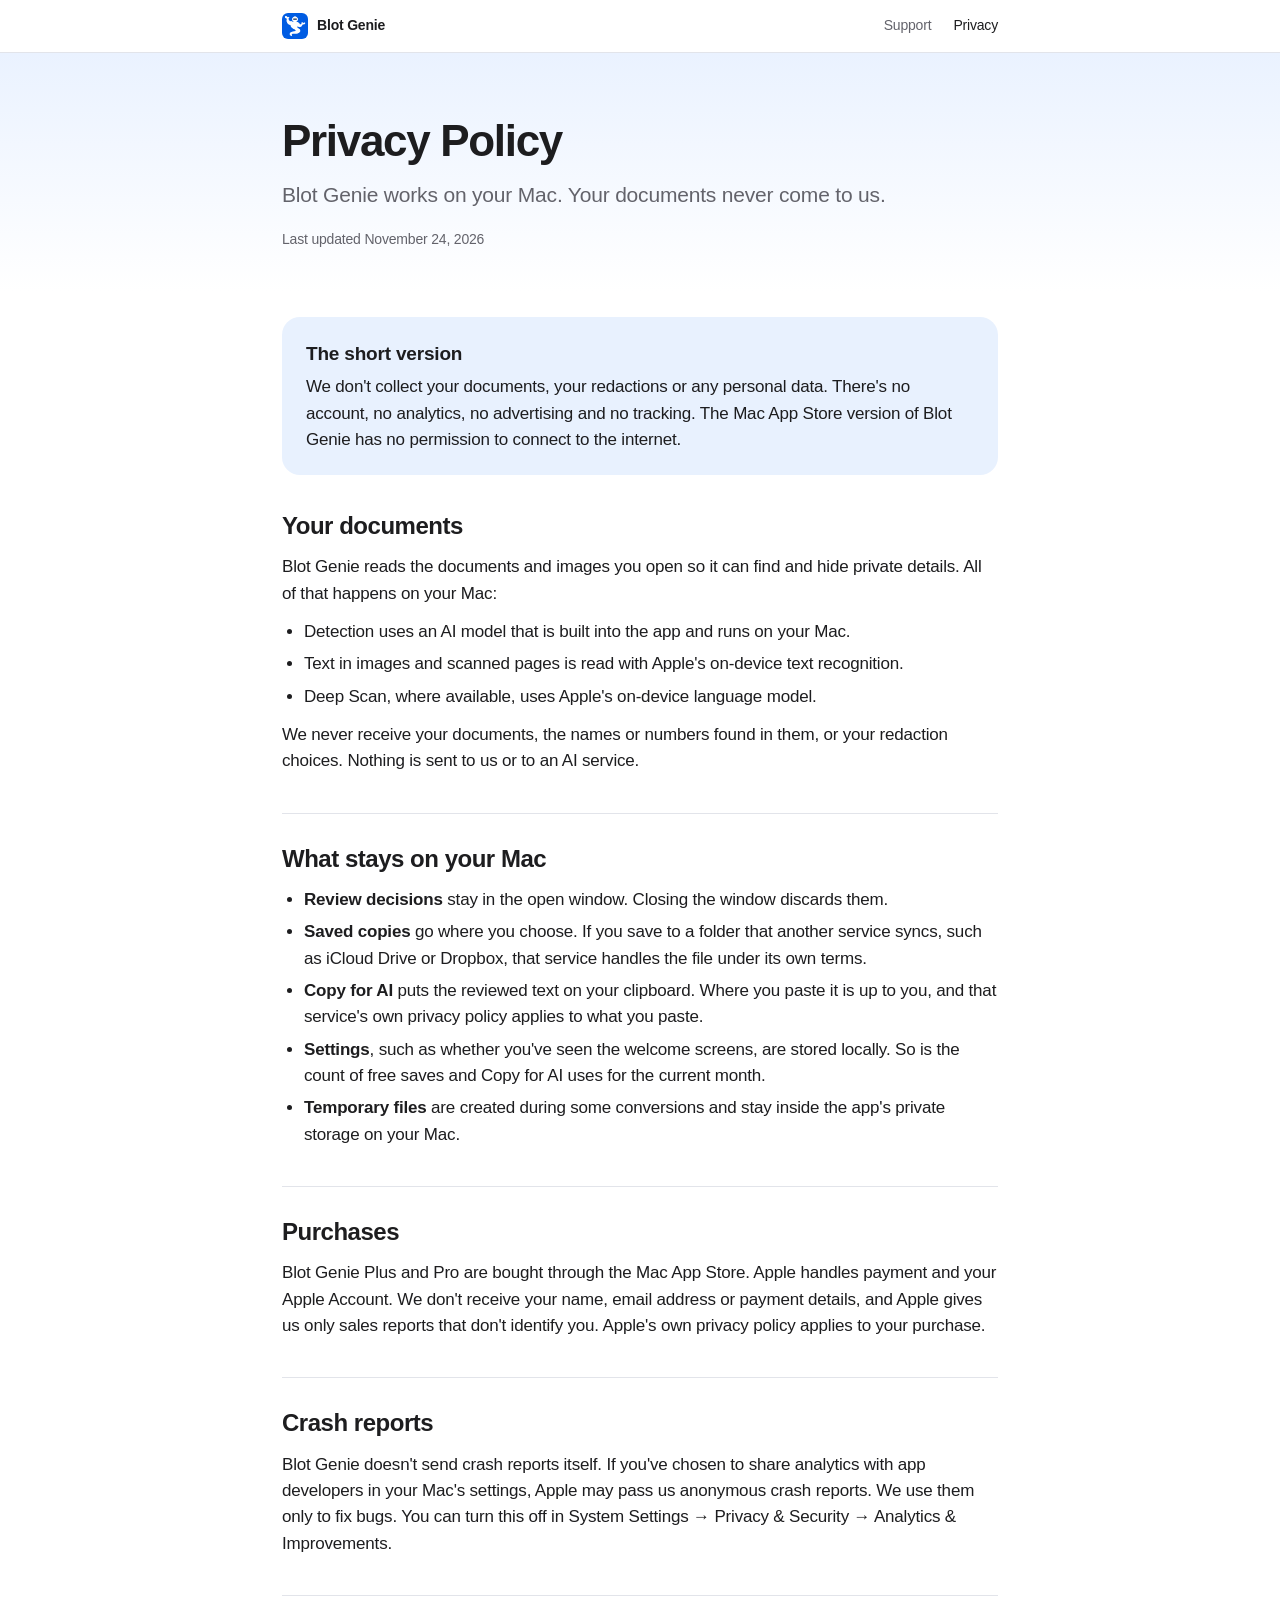
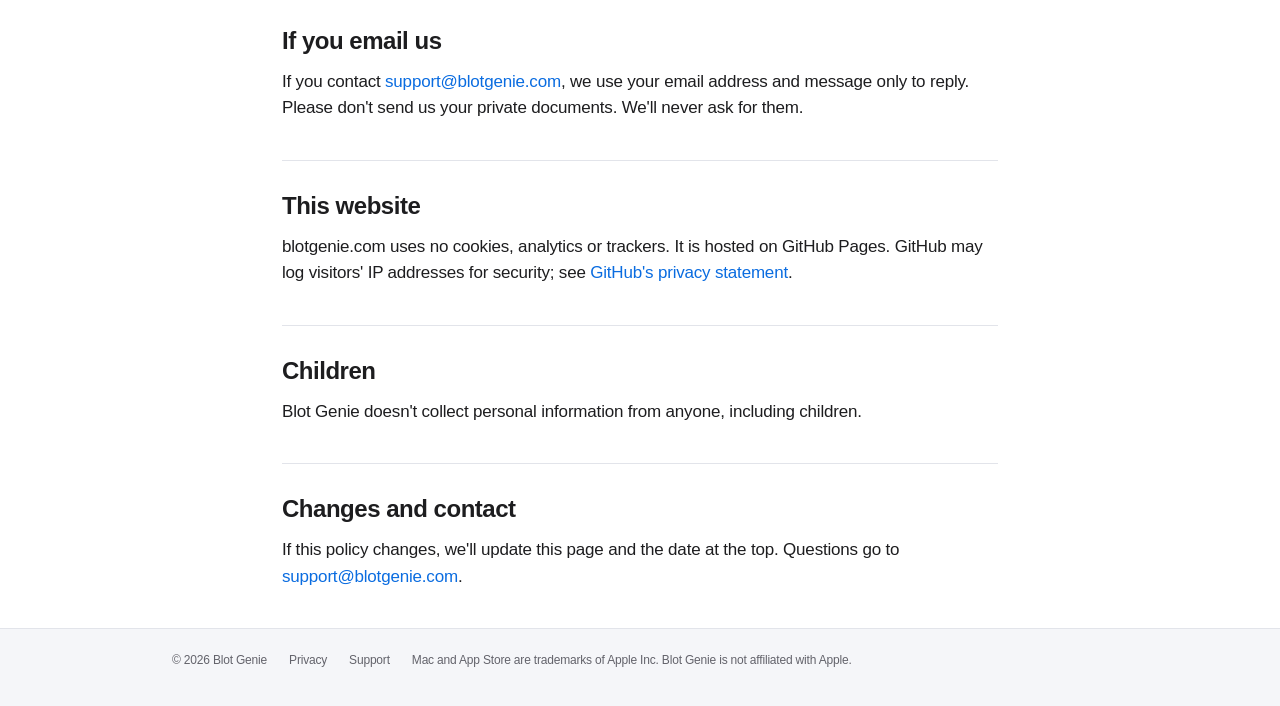
<file: privacy.html>
<!doctype html>
<html lang="en"><head><meta charset="utf-8"><meta name="viewport" content="width=device-width, initial-scale=1">
<title>Privacy Policy · Blot Genie</title><meta name="description" content="Blot Genie works on your Mac. We don't collect your documents or any personal data."><link rel="icon" href="icon.png"><link rel="stylesheet" href="page.css"></head><body><div class="nav"><div class="wrap"><a class="brand" href="/"><img src="icon.png" alt="">Blot Genie</a><a href="/support.html">Support</a><a href="/privacy.html" aria-current="page">Privacy</a></div></div>
<header class="hero"><div class="wrap"><h1>Privacy Policy</h1><p class="lede">Blot Genie works on your Mac. Your documents never come to us.</p><p class="updated">Last updated November 24, 2026</p></div></header>
<main class="wrap">
<div class="card"><strong>The short version</strong>We don't collect your documents, your redactions or any personal data. There's no account, no analytics, no advertising and no tracking. The Mac App Store version of Blot Genie has no permission to connect to the internet.</div>
<section><h2>Your documents</h2>
<p>Blot Genie reads the documents and images you open so it can find and hide private details. All of that happens on your Mac:</p>
<ul><li>Detection uses an AI model that is built into the app and runs on your Mac.</li>
<li>Text in images and scanned pages is read with Apple's on-device text recognition.</li>
<li>Deep Scan, where available, uses Apple's on-device language model.</li></ul>
<p>We never receive your documents, the names or numbers found in them, or your redaction choices. Nothing is sent to us or to an AI service.</p></section>
<section><h2>What stays on your Mac</h2>
<ul><li><b>Review decisions</b> stay in the open window. Closing the window discards them.</li>
<li><b>Saved copies</b> go where you choose. If you save to a folder that another service syncs, such as iCloud Drive or Dropbox, that service handles the file under its own terms.</li>
<li><b>Copy for AI</b> puts the reviewed text on your clipboard. Where you paste it is up to you, and that service's own privacy policy applies to what you paste.</li>
<li><b>Settings</b>, such as whether you've seen the welcome screens, are stored locally. So is the count of free saves and Copy for AI uses for the current month.</li>
<li><b>Temporary files</b> are created during some conversions and stay inside the app's private storage on your Mac.</li></ul></section>
<section><h2>Purchases</h2>
<p>Blot Genie Plus and Pro are bought through the Mac App Store. Apple handles payment and your Apple Account. We don't receive your name, email address or payment details, and Apple gives us only sales reports that don't identify you. Apple's own privacy policy applies to your purchase.</p></section>
<section><h2>Crash reports</h2>
<p>Blot Genie doesn't send crash reports itself. If you've chosen to share analytics with app developers in your Mac's settings, Apple may pass us anonymous crash reports. We use them only to fix bugs. You can turn this off in System Settings → Privacy &amp; Security → Analytics &amp; Improvements.</p></section>
<section><h2>If you email us</h2>
<p>If you contact <a href="mailto:support@blotgenie.com">support@blotgenie.com</a>, we use your email address and message only to reply. Please don't send us your private documents. We'll never ask for them.</p></section>
<section><h2>This website</h2>
<p>blotgenie.com uses no cookies, analytics or trackers. It is hosted on GitHub Pages. GitHub may log visitors' IP addresses for security; see <a href="https://docs.github.com/en/site-policy/privacy-policies/github-general-privacy-statement">GitHub's privacy statement</a>.</p></section>
<section><h2>Children</h2>
<p>Blot Genie doesn't collect personal information from anyone, including children.</p></section>
<section><h2>Changes and contact</h2>
<p>If this policy changes, we'll update this page and the date at the top. Questions go to <a href="mailto:support@blotgenie.com">support@blotgenie.com</a>.</p></section>
</main><footer><div class="wrap"><span>© 2026 Blot Genie</span><a href="/privacy.html">Privacy</a><a href="/support.html">Support</a><span>Mac and App Store are trademarks of Apple Inc. Blot Genie is not affiliated with Apple.</span></div></footer></body></html>
</file>
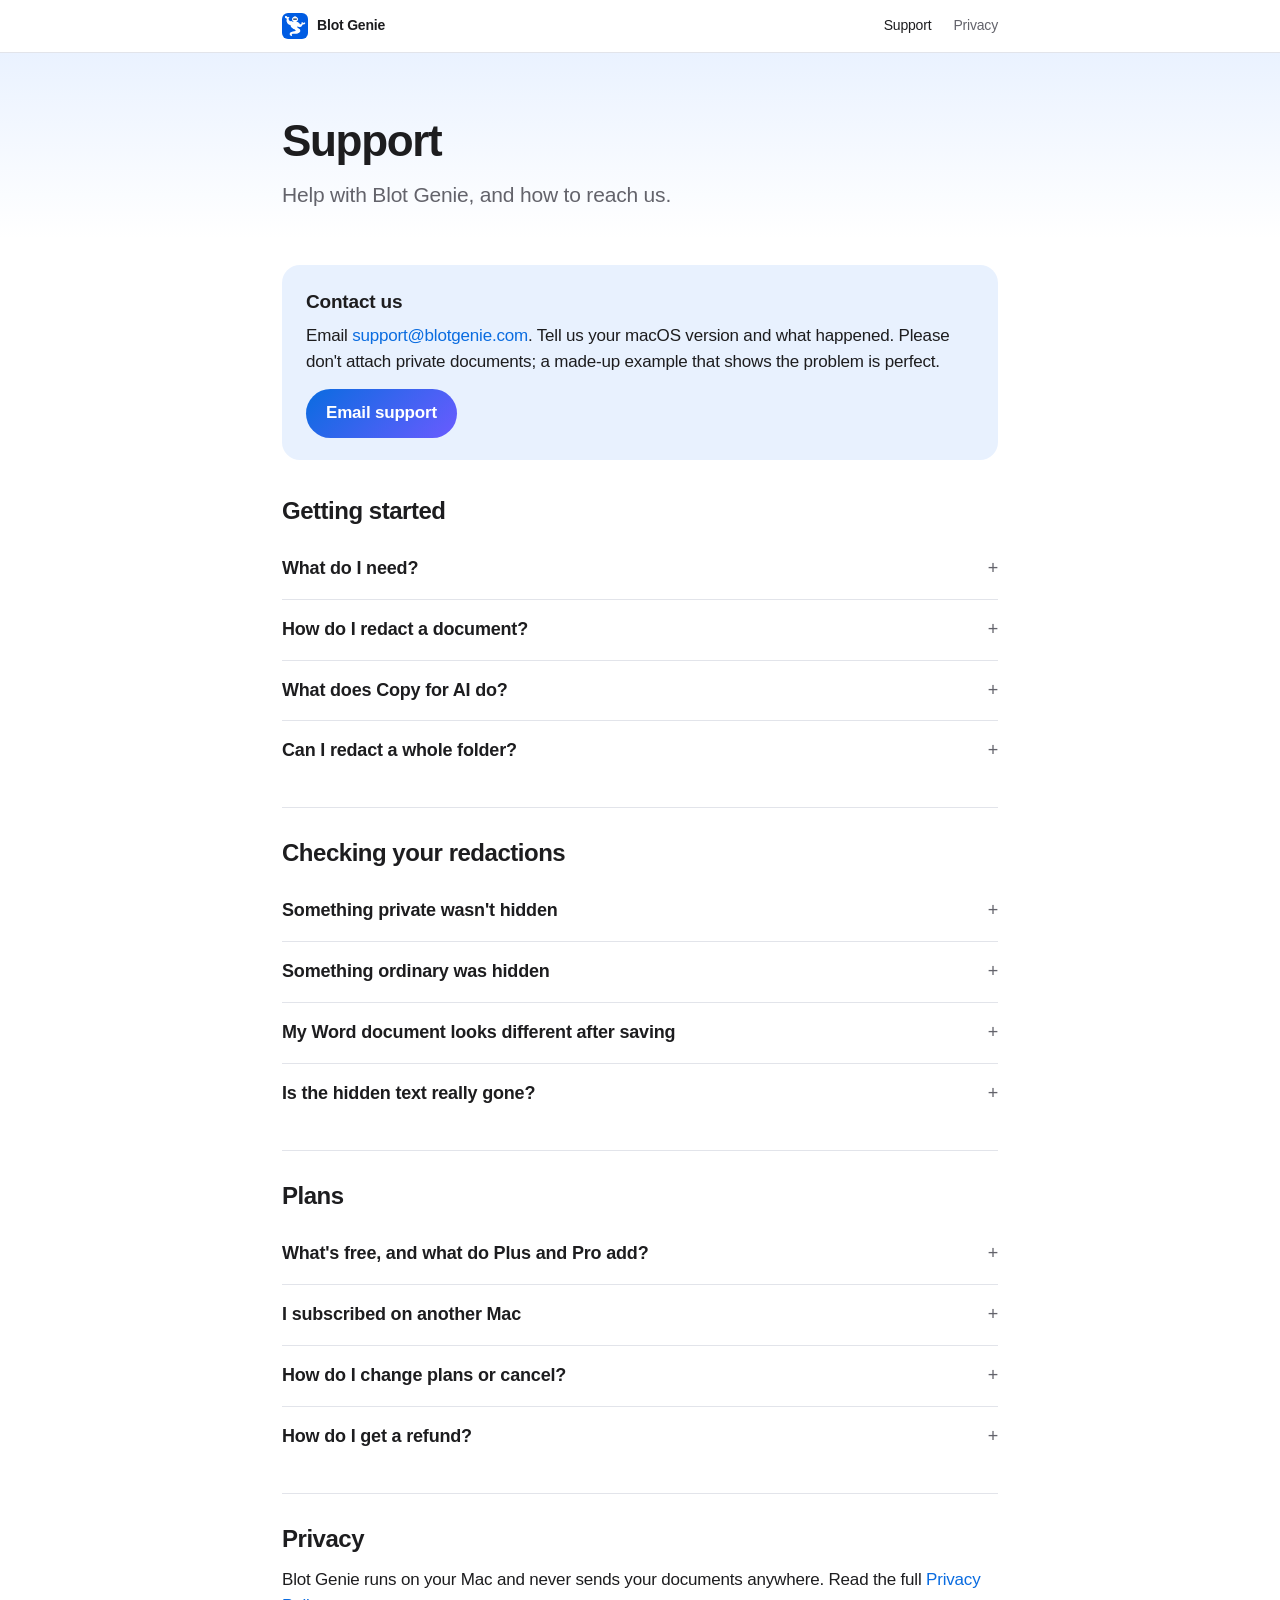
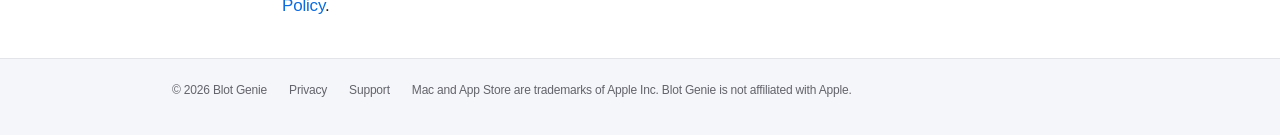
<file: support.html>
<!doctype html>
<html lang="en"><head><meta charset="utf-8"><meta name="viewport" content="width=device-width, initial-scale=1">
<title>Support · Blot Genie</title><meta name="description" content="Help with Blot Genie: getting started, checking redactions, plans and contacting us."><link rel="icon" href="icon.png"><link rel="stylesheet" href="page.css"></head><body><div class="nav"><div class="wrap"><a class="brand" href="/"><img src="icon.png" alt="">Blot Genie</a><a href="/support.html" aria-current="page">Support</a><a href="/privacy.html">Privacy</a></div></div>
<header class="hero"><div class="wrap"><h1>Support</h1><p class="lede">Help with Blot Genie, and how to reach us.</p></div></header>
<main class="wrap">
<div class="card"><strong>Contact us</strong>Email <a href="mailto:support@blotgenie.com">support@blotgenie.com</a>. Tell us your macOS version and what happened. Please don't attach private documents; a made-up example that shows the problem is perfect.<p style="margin:14px 0 0"><a class="btn" href="mailto:support@blotgenie.com?subject=Blot%20Genie%20support">Email support</a></p></div>
<section><h2>Getting started</h2>
<details><summary>What do I need?</summary><p>A Mac with Apple silicon running macOS 14 or later. No account or internet connection is needed to use the app.</p></details>
<details><summary>How do I redact a document?</summary><p>Drop a PDF, Word document, Excel workbook, image or text file onto Blot Genie. Choose <b>Review</b> to see what it found. Turn off anything you want to keep, then choose <b>Save Copy</b>. Your original file isn't changed.</p></details>
<details><summary>What does Copy for AI do?</summary><p>It copies the reviewed text so you can paste it into a chat. Each hidden detail becomes a label such as [Person 1], and the same name gets the same label everywhere. You choose where to paste it.</p></details>
<details><summary>Can I redact a whole folder?</summary><p>Yes, with Pro. Choose <b>Redact a Whole Folder…</b>. Each file is saved as a new reviewed copy and the originals are left alone.</p></details></section>
<section><h2>Checking your redactions</h2>
<details><summary>Something private wasn't hidden</summary><p>Automatic detection can miss things, especially unusual layouts, handwriting and text inside pictures. Always check the preview before you share. To hide something it missed, select it and choose <b>Hide selection</b>, or <b>Hide all occurrences</b> to hide it everywhere in the document.</p></details>
<details><summary>Something ordinary was hidden</summary><p>Turn it off in the review list before you save. Your choice applies to that document only.</p></details>
<details><summary>My Word document looks different after saving</summary><p>A reviewed Word copy is rebuilt from the text, so the layout can reflow. If the layout matters, save as PDF instead. A reviewed PDF keeps the page layout with the black bars.</p></details>
<details><summary>Is the hidden text really gone?</summary><p>Yes. Saved PDFs are flattened, so the text under each bar is removed, not just covered. Still, check the saved copy before you share it.</p></details></section>
<section><h2>Plans</h2>
<details><summary>What's free, and what do Plus and Pro add?</summary><p>Free includes 3 saved documents and 3 Copy for AI uses a month. <b>Plus</b> raises that to 20 of each for $4.99 a month or $39.99 a year. <b>Pro</b> is unlimited for $9.99 a month or $79.99 a year, and adds whole-folder redaction and redaction certificates. Monthly allowances reset on the first day of each month.</p></details>
<details><summary>I subscribed on another Mac</summary><p>Your plan is tied to your Apple Account. Sign in to the App Store with the same Apple Account and it unlocks automatically. If it doesn't, choose <b>Restore Purchases</b>.</p></details>
<details><summary>How do I change plans or cancel?</summary><p>In the App Store, click your name, then Account Settings, then Subscriptions. From there you can switch between Plus and Pro, or cancel. Apple's step-by-step guide is <a href="https://support.apple.com/118428">here</a>.</p></details>
<details><summary>How do I get a refund?</summary><p>Refunds are handled by Apple. Request one at <a href="https://reportaproblem.apple.com">reportaproblem.apple.com</a>.</p></details></section>
<section><h2>Privacy</h2><p>Blot Genie runs on your Mac and never sends your documents anywhere. Read the full <a href="/privacy.html">Privacy Policy</a>.</p></section>
</main><footer><div class="wrap"><span>© 2026 Blot Genie</span><a href="/privacy.html">Privacy</a><a href="/support.html">Support</a><span>Mac and App Store are trademarks of Apple Inc. Blot Genie is not affiliated with Apple.</span></div></footer></body></html>
</file>
<file: page.css>
:root{--bg:#FFFFFF;--wash:#EAF2FF;--alt:#F5F6F9;--ink:#1D1D1F;--muted:#63636B;--line:#E2E4EA;--accent:#0A6CE0;--accent2:#6A5BFF;--tint:#E8F1FE;
--font:-apple-system,BlinkMacSystemFont,"SF Pro Text","Helvetica Neue","Segoe UI",Roboto,Arial,sans-serif;
--display:-apple-system,BlinkMacSystemFont,"SF Pro Display","Helvetica Neue","Segoe UI",Roboto,Arial,sans-serif;color-scheme:light}
@media (prefers-color-scheme:dark){:root{--bg:#000;--wash:#081428;--alt:#0B0C10;--ink:#F5F5F7;--muted:#A3A6AE;--line:#2A2C33;--accent:#4A9BFF;--accent2:#A08CFF;--tint:#12233D;color-scheme:dark}}
*{box-sizing:border-box}
body{margin:0;background:var(--bg);color:var(--ink);font-family:var(--font);font-size:17px;line-height:1.55;letter-spacing:-0.011em;-webkit-font-smoothing:antialiased}
a{color:var(--accent);text-decoration:none}a:hover{text-decoration:underline}
.wrap{max-width:760px;margin:0 auto;padding:0 22px}
.nav{position:sticky;top:0;z-index:10;background:color-mix(in srgb,var(--bg) 72%,transparent);backdrop-filter:saturate(180%) blur(20px);-webkit-backdrop-filter:saturate(180%) blur(20px);border-bottom:1px solid var(--line)}
.nav .wrap{display:flex;align-items:center;height:52px;gap:22px;font-size:14px}
.brand{display:flex;align-items:center;gap:9px;font-weight:600;color:var(--ink);margin-right:auto}
.brand img{width:26px;height:26px;border-radius:6px}
.nav a:not(.brand){color:var(--muted)}.nav a[aria-current]{color:var(--ink)}
header.hero{background:linear-gradient(180deg,var(--wash),var(--bg));padding:64px 0 28px}
h1,h2{font-family:var(--display);margin:0;text-wrap:balance}
h1{font-size:44px;line-height:1.08;letter-spacing:-0.03em}
.lede{font-size:21px;color:var(--muted);margin:14px 0 0}
.updated{font-size:14px;color:var(--muted);margin-top:18px}
main{padding:8px 0 64px}
section{padding:26px 0;border-bottom:1px solid var(--line)}section:last-child{border:0}
h2{font-size:24px;letter-spacing:-0.02em;margin-bottom:10px}
p{margin:0 0 12px}ul{margin:0 0 12px;padding-left:22px}li{margin:6px 0}
.card{background:var(--tint);border-radius:18px;padding:22px 24px;margin:26px 0 6px}
.card strong{display:block;font-size:19px;margin-bottom:6px}
details{border-bottom:1px solid var(--line);padding:16px 0}details:last-of-type{border:0}
summary{cursor:pointer;font-weight:600;font-size:18px;list-style:none}summary::-webkit-details-marker{display:none}
summary::after{content:"+";float:right;color:var(--muted);font-weight:400}details[open] summary::after{content:"–"}
details p,details ul{margin-top:10px;color:var(--ink)}
.btn{display:inline-block;background:linear-gradient(135deg,var(--accent),var(--accent2));color:#fff;padding:11px 20px;border-radius:999px;font-weight:600}
.btn:hover{text-decoration:none;opacity:.92}
footer{background:var(--alt);padding:22px 0 36px;font-size:12px;color:var(--muted);border-top:1px solid var(--line)}
footer .wrap{display:flex;flex-wrap:wrap;gap:8px 22px;max-width:980px}footer a{color:var(--muted)}
@media (max-width:600px){h1{font-size:34px}.lede{font-size:18px}header.hero{padding:44px 0 20px}}
</file>
